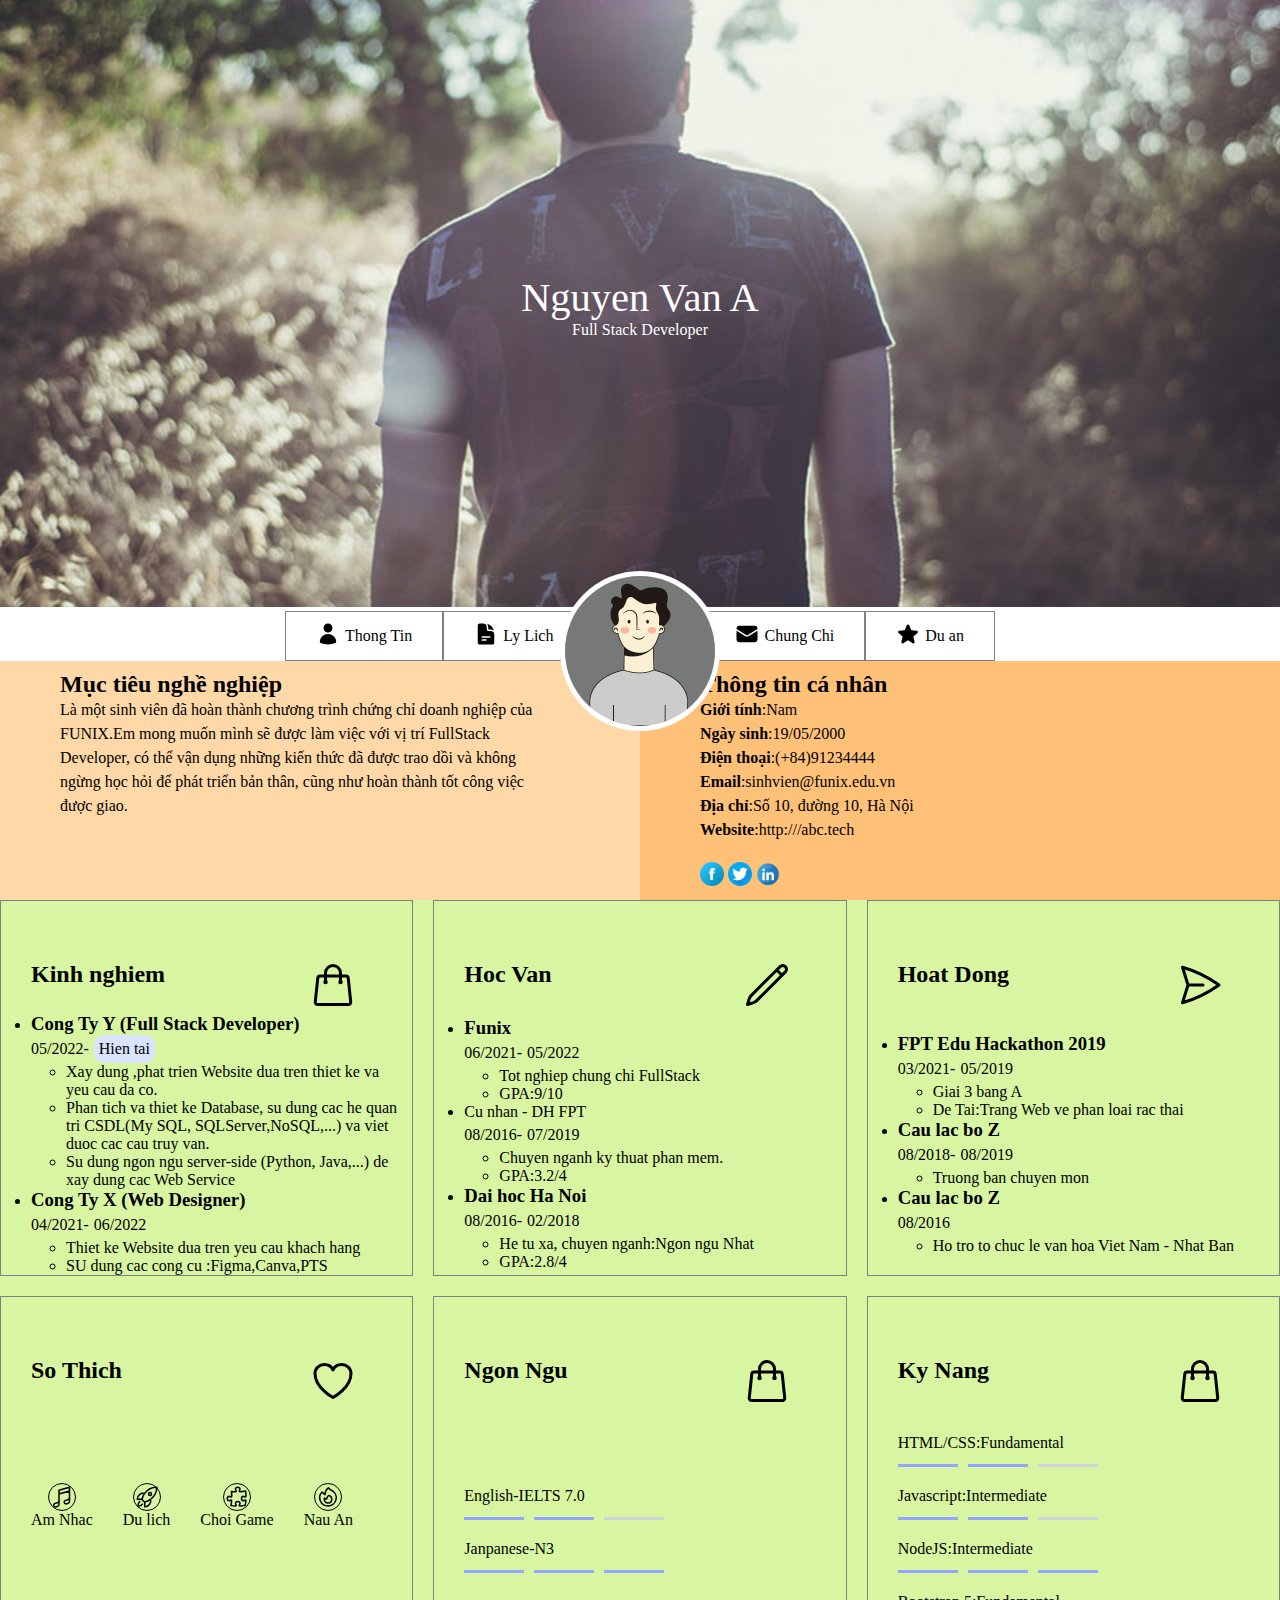
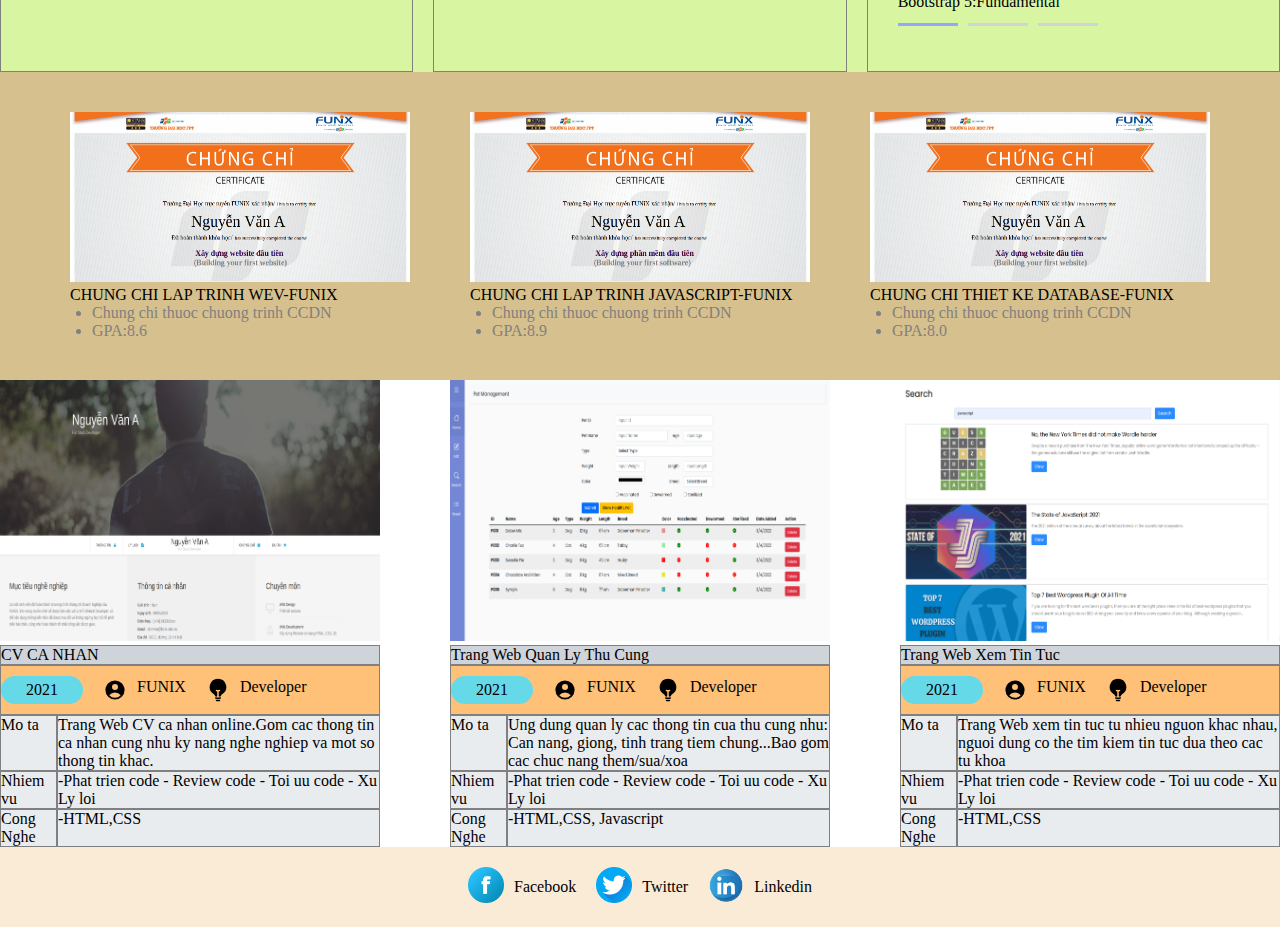
<file: index.html>
<!DOCTYPE html>
<html lang="en">
<head>
    <meta charset="UTF-8">
    <meta name="viewport" content="width=device-width, initial-scale=1.0">
    <title>Assignment-3</title>
    <link rel="stylesheet" href="css/laptop.css">
    <link rel="stylesheet" href="css/mobile.css">
    <link rel="stylesheet" href="css/tablet.css">
    <link rel="stylesheet" href="css/font.css">
    <!-- Link Boottraps -->
    <link href="https://cdn.jsdelivr.net/npm/bootstrap@5.0.2/dist/css/bootstrap.min.css" 
          rel="stylesheet" integrity="sha384-EVSTQN3/azprG1Anm3QDgpJLIm9Nao0Yz1ztcQTwFspd3yD65VohhpuuCOmLASjC" 
          crossorigin="anonymous">
    
</head>
<body>
    <script src="https://cdn.jsdelivr.net/npm/bootstrap@5.0.2/dist/js/bootstrap.bundle.min.js" 
    integrity="sha384-MrcW6ZMFYlzcLA8Nl+NtUVF0sA7MsXsP1UyJoMp4YLEuNSfAP+JcXn/tWtIaxVXM" 
    crossorigin="anonymous">
    </script>
    <section class="banner">
        <div class="banner-img">
            <img src="img/banner.jpg" alt="banner" class="img-banner">
            <div class="banner-text">
                <p class="name">Nguyen Van A</p>
                <p class="job">Full Stack Developer</p>
            </div>
            <!-- Hình ảnh Avatar ở giữa navigation -->
            <div class="img-avatar text-name-job"><img src="img/default-avatar.webp" alt="avatar"></div>
        </div>
        <div class="center-vertical">
            <div class="center-horizontal">
                <div class="navbar flex">
                    <div class="flex-1">
                        <div class="navbar-list pd-40">
                            <div class="icon-navbar">
                                <svg xmlns="http://www.w3.org/2000/svg" viewBox="0 0 24 24" fill="currentColor" class="w-6 h-6">
                                    <path fill-rule="evenodd" d="M7.5 6a4.5 4.5 0 119 0 4.5 4.5 0 01-9 0zM3.751 20.105a8.25 8.25 0 0116.498 0 .75.75 0 01-.437.695A18.683 18.683 0 0112 22.5c-2.786 0-5.433-.608-7.812-1.7a.75.75 0 01-.437-.695z" clip-rule="evenodd" />
                                  </svg>
                            </div>
                            <div class="navbar-text" ><a href="#info" class="navbar-link">Thong Tin</a></div>
                        </div>
                        <div class="navbar-list pd-40">
                            <div class="icon-navbar">
                                <svg xmlns="http://www.w3.org/2000/svg" viewBox="0 0 24 24" fill="currentColor" class="w-6 h-6">
                                    <path fill-rule="evenodd" d="M5.625 1.5c-1.036 0-1.875.84-1.875 1.875v17.25c0 1.035.84 1.875 1.875 1.875h12.75c1.035 0 1.875-.84 1.875-1.875V12.75A3.75 3.75 0 0016.5 9h-1.875a1.875 1.875 0 01-1.875-1.875V5.25A3.75 3.75 0 009 1.5H5.625zM7.5 15a.75.75 0 01.75-.75h7.5a.75.75 0 010 1.5h-7.5A.75.75 0 017.5 15zm.75 2.25a.75.75 0 000 1.5H12a.75.75 0 000-1.5H8.25z" clip-rule="evenodd" />
                                    <path d="M12.971 1.816A5.23 5.23 0 0114.25 5.25v1.875c0 .207.168.375.375.375H16.5a5.23 5.23 0 013.434 1.279 9.768 9.768 0 00-6.963-6.963z" />
                                  </svg> 
                            </div>
                            <div class="navbar-text" ><a href="#background" class="navbar-link">Ly Lich</a></div>
                            
                        </div>
                    </div>

                   <div class="flex-1">
                    <div class="navbar-list pd-40">
                        <div class="icon-navbar">
                            <svg xmlns="http://www.w3.org/2000/svg" viewBox="0 0 24 24" fill="currentColor" class="w-6 h-6">
                                <path d="M1.5 8.67v8.58a3 3 0 003 3h15a3 3 0 003-3V8.67l-8.928 5.493a3 3 0 01-3.144 0L1.5 8.67z" />
                                <path d="M22.5 6.908V6.75a3 3 0 00-3-3h-15a3 3 0 00-3 3v.158l9.714 5.978a1.5 1.5 0 001.572 0L22.5 6.908z" />
                              </svg> 
                        </div>
                        <div class="navbar-text"><a href="#Certi" class="navbar-link">Chung Chi</a></div>
                    </div>
                    <div class="navbar-list pd-40">
                        <div class="icon-navbar"><svg xmlns="http://www.w3.org/2000/svg" viewBox="0 0 24 24" fill="currentColor" class="w-6 h-6">
                            <path fill-rule="evenodd" d="M10.788 3.21c.448-1.077 1.976-1.077 2.424 0l2.082 5.007 5.404.433c1.164.093 1.636 1.545.749 2.305l-4.117 3.527 1.257 5.273c.271 1.136-.964 2.033-1.96 1.425L12 18.354 7.373 21.18c-.996.608-2.231-.29-1.96-1.425l1.257-5.273-4.117-3.527c-.887-.76-.415-2.212.749-2.305l5.404-.433 2.082-5.006z" clip-rule="evenodd" />
                          </svg>
                          </div>
                        <div class="navbar-text"><a href="/Assignment-3/Project_Charter.html" class="navbar-link" target="_blank;">Du an</a></div>
                    </div>
                   </div>
                </div>
            </div>
        </div>
    </section>
    <section class="information" id="info">
        <div class="information-container">
            <div class="information-item cl-1">
                <h2>Mục tiêu nghề nghiệp</h2>
                <p>Là một sinh viên đã hoàn thành chương trình chứng chỉ doanh nghiệp của FUNIX.Em mong muốn mình sẽ được làm việc với vị trí FullStack Developer,
                   có thể vận dụng những kiến thức đã được trao dồi và không ngừng học hỏi để phát triển bản thân, cũng như hoàn thành tốt công việc được giao.
                </p>
            </div>
            <div class="information-item cl-2">
                <h2>Thông tin cá nhân</h2>
                <p><b>Giới tính</b>:Nam</p>
                <p><b>Ngày sinh</b>:19/05/2000</p>
                <p><b>Điện thoại</b>:(+84)91234444</p>
                <p><b>Email</b>:sinhvien@funix.edu.vn</p>
                <p><b>Địa chỉ</b>:Số 10, đường 10, Hà Nội</p>
                <p><b>Website</b>:http:///abc.tech</p>
                <div class="icon-social">
                    <a href="#"><img src="img/fa-icon.png" alt=""></a>
                    <a href="#"><img src="img/twitter-icon.png" alt=""></a>
                    <a href="#"><img src="img/linkedin-icon.png" alt=""></a>
                </div>
            </div>
        </div>
    </section>
    <section class="background" id="background">
        <div class="background-container-grid">
            <div class="background-item ">
                <div><h2>Kinh nghiem</h2></div>
                <div><svg xmlns="http://www.w3.org/2000/svg" fill="none" viewBox="0 0 24 24" stroke-width="1.5" stroke="currentColor" class="background-icon">
                    <path stroke-linecap="round" stroke-linejoin="round" d="M15.75 10.5V6a3.75 3.75 0 10-7.5 0v4.5m11.356-1.993l1.263 12c.07.665-.45 1.243-1.119 1.243H4.25a1.125 1.125 0 01-1.12-1.243l1.264-12A1.125 1.125 0 015.513 7.5h12.974c.576 0 1.059.435 1.119 1.007zM8.625 10.5a.375.375 0 11-.75 0 .375.375 0 01.75 0zm7.5 0a.375.375 0 11-.75 0 .375.375 0 01.75 0z" />
                  </svg>
                  </div>
                <div class="background-item-detail">
                    <ul>
                        <li><h3>Cong Ty Y (Full Stack Developer)</h3>
                            <div class="time">
                                <p>05/2022-</p>
                                <div class="time-color">Hien tai</div>
                            </div>
                            <ul class="mg">
                                <li>Xay dung ,phat trien Website dua tren thiet ke va yeu cau da co.</li>
                                <li>Phan tich va thiet ke Database, su dung cac he quan tri CSDL(My SQL, SQLServer,NoSQL,...) va viet duoc cac cau truy van.</li>
                                <li>Su dung ngon ngu server-side (Python, Java,...) de xay dung cac Web Service</li>
                            </ul>
                        </li>
                        <li> <h3>Cong Ty X (Web Designer)</h3>
                            <div class="time">
                                <p>04/2021-</p>
                                <p>06/2022</p>
                            </div>
                            <ul class="mg">
                                <li>Thiet ke Website dua tren yeu cau khach hang</li>
                                <li>SU dung cac cong cu :Figma,Canva,PTS</li>
                            </ul>
                        </li>
                    </ul>
                </div>
            </div>
            <div class="background-item study">
                <div><h2>Hoc Van</h2></div>
                <div><svg xmlns="http://www.w3.org/2000/svg" fill="none" viewBox="0 0 24 24" stroke-width="1.5" stroke="currentColor" class="background-icon">
                    <path stroke-linecap="round" stroke-linejoin="round" d="M16.862 4.487l1.687-1.688a1.875 1.875 0 112.652 2.652L6.832 19.82a4.5 4.5 0 01-1.897 1.13l-2.685.8.8-2.685a4.5 4.5 0 011.13-1.897L16.863 4.487zm0 0L19.5 7.125" />
                  </svg>
                  </div>
                <div class="background-item-detail">
                    <ul>
                        <li><h3>Funix</h3>
                            <div class="time">
                                <p>06/2021-</p>
                                <p>05/2022</p>
                            </div>
                            <ul class="mg">
                                <li>Tot nghiep chung chi FullStack</li>
                                <li>GPA:9/10</li>
                                
                            </ul>
                        </li>
                        <li>Cu nhan - DH FPT
                            <div class="time">
                                <p>08/2016-</p>
                                <p>07/2019</p>
                            </div>
                            <ul class="mg">
                                <li>Chuyen nganh ky thuat phan mem.</li>
                                <li>GPA:3.2/4</li>
                            </ul>
                        </li>
                        <li><h3>Dai hoc Ha Noi</h3>
                            <div class="time">
                                <p>08/2016-</p>
                                <p>02/2018</p>
                            </div>
                            <ul class="mg">
                                <li>He tu xa, chuyen nganh:Ngon ngu Nhat</li>
                                <li>GPA:2.8/4</li> 
                            </ul>
                        </li>
                    </ul>
                </div>
            </div>
            <div class="background-item activity">
                <div><h2>Hoat Dong</h2></div>
                <div><svg xmlns="http://www.w3.org/2000/svg" fill="none" viewBox="0 0 24 24" stroke-width="1.5" stroke="currentColor" class="background-icon">
                    <path stroke-linecap="round" stroke-linejoin="round" d="M6 12L3.269 3.126A59.768 59.768 0 0121.485 12 59.77 59.77 0 013.27 20.876L5.999 12zm0 0h7.5" />
                  </svg>
                  </div>
                <div class="background-item-detail">
                    <ul>
                        <li><h3>FPT Edu Hackathon 2019</h3>
                            <div class="time">
                                <p>03/2021-</p>
                                <p>05/2019</p>
                            </div>
                            <ul class="mg">
                                <li>Giai 3 bang A</li>
                                <li>De Tai:Trang Web ve phan loai rac thai</li>
                                
                            </ul>
                        </li>
                        <li><h3>Cau lac bo Z</h3>    
                            <div class="time">
                                <p>08/2018-</p>
                                <p>08/2019</p>
                            </div>
                            <ul class="mg">
                                <li>Truong ban chuyen mon</li>
                                
                            </ul>
                        </li>
                        <li><h3>Cau lac bo Z</h3>
                            <div class="time">
                                <p>08/2016</p>
                                
                            </div>
                            <ul class="mg">
                                <li>Ho tro to chuc le van hoa Viet Nam - Nhat Ban</li>
                                 
                            </ul>
                        </li>
                    </ul>
                </div>
            </div>
            <div class="background-item passion">
                <div>
                    <h2>So Thich</h2>
                </div>
                <div> <svg xmlns="http://www.w3.org/2000/svg" fill="none" viewBox="0 0 24 24" stroke-width="1.5" stroke="currentColor" class="background-icon">
                    <path stroke-linecap="round" stroke-linejoin="round" d="M21 8.25c0-2.485-2.099-4.5-4.688-4.5-1.935 0-3.597 1.126-4.312 2.733-.715-1.607-2.377-2.733-4.313-2.733C5.1 3.75 3 5.765 3 8.25c0 7.22 9 12 9 12s9-4.78 9-12z" />
                </svg></div>
                <div class="background-item-detail passtion-list" >
                    <div class="passtion-item">
                        <div class="cycle">
                            <svg xmlns="http://www.w3.org/2000/svg" fill="none" viewBox="0 0 24 24" stroke-width="1.5" stroke="currentColor" class="passion-icon">
                            <path stroke-linecap="round" stroke-linejoin="round" d="M9 9l10.5-3m0 6.553v3.75a2.25 2.25 0 01-1.632 2.163l-1.32.377a1.803 1.803 0 11-.99-3.467l2.31-.66a2.25 2.25 0 001.632-2.163zm0 0V2.25L9 5.25v10.303m0 0v3.75a2.25 2.25 0 01-1.632 2.163l-1.32.377a1.803 1.803 0 01-.99-3.467l2.31-.66A2.25 2.25 0 009 15.553z" />
                          </svg>
                        </div>
                        <p>Am Nhac</p>
                    </div>
                    <div class="passtion-item">
                        <div class="cycle">
                            <svg xmlns="http://www.w3.org/2000/svg" fill="none" viewBox="0 0 24 24" stroke-width="1.5" stroke="currentColor" class="passion-icon">
                                <path stroke-linecap="round" stroke-linejoin="round" d="M15.59 14.37a6 6 0 01-5.84 7.38v-4.8m5.84-2.58a14.98 14.98 0 006.16-12.12A14.98 14.98 0 009.631 8.41m5.96 5.96a14.926 14.926 0 01-5.841 2.58m-.119-8.54a6 6 0 00-7.381 5.84h4.8m2.581-5.84a14.927 14.927 0 00-2.58 5.84m2.699 2.7c-.103.021-.207.041-.311.06a15.09 15.09 0 01-2.448-2.448 14.9 14.9 0 01.06-.312m-2.24 2.39a4.493 4.493 0 00-1.757 4.306 4.493 4.493 0 004.306-1.758M16.5 9a1.5 1.5 0 11-3 0 1.5 1.5 0 013 0z" />
                              </svg>     
                        </div>
                        <p>Du lich</p>
                    </div>
                    <div class="passtion-item">
                        <div class="cycle">
                            <svg xmlns="http://www.w3.org/2000/svg" fill="none" viewBox="0 0 24 24" stroke-width="1.5" stroke="currentColor" class="passion-icon">
                                <path stroke-linecap="round" stroke-linejoin="round" d="M14.25 6.087c0-.355.186-.676.401-.959.221-.29.349-.634.349-1.003 0-1.036-1.007-1.875-2.25-1.875s-2.25.84-2.25 1.875c0 .369.128.713.349 1.003.215.283.401.604.401.959v0a.64.64 0 01-.657.643 48.39 48.39 0 01-4.163-.3c.186 1.613.293 3.25.315 4.907a.656.656 0 01-.658.663v0c-.355 0-.676-.186-.959-.401a1.647 1.647 0 00-1.003-.349c-1.036 0-1.875 1.007-1.875 2.25s.84 2.25 1.875 2.25c.369 0 .713-.128 1.003-.349.283-.215.604-.401.959-.401v0c.31 0 .555.26.532.57a48.039 48.039 0 01-.642 5.056c1.518.19 3.058.309 4.616.354a.64.64 0 00.657-.643v0c0-.355-.186-.676-.401-.959a1.647 1.647 0 01-.349-1.003c0-1.035 1.008-1.875 2.25-1.875 1.243 0 2.25.84 2.25 1.875 0 .369-.128.713-.349 1.003-.215.283-.4.604-.4.959v0c0 .333.277.599.61.58a48.1 48.1 0 005.427-.63 48.05 48.05 0 00.582-4.717.532.532 0 00-.533-.57v0c-.355 0-.676.186-.959.401-.29.221-.634.349-1.003.349-1.035 0-1.875-1.007-1.875-2.25s.84-2.25 1.875-2.25c.37 0 .713.128 1.003.349.283.215.604.401.96.401v0a.656.656 0 00.658-.663 48.422 48.422 0 00-.37-5.36c-1.886.342-3.81.574-5.766.689a.578.578 0 01-.61-.58v0z" />
                              </svg>
                              
                        </div>
                        <p>Choi Game</p>
        
                    </div>
                    <div class="passtion-item">
                        <div class="cycle">
                            <svg xmlns="http://www.w3.org/2000/svg" fill="none" viewBox="0 0 24 24" stroke-width="1.5" stroke="currentColor" class="passion-icon">
                                <path stroke-linecap="round" stroke-linejoin="round" d="M15.362 5.214A8.252 8.252 0 0112 21 8.25 8.25 0 016.038 7.048 8.287 8.287 0 009 9.6a8.983 8.983 0 013.361-6.867 8.21 8.21 0 003 2.48z" />
                                <path stroke-linecap="round" stroke-linejoin="round" d="M12 18a3.75 3.75 0 00.495-7.467 5.99 5.99 0 00-1.925 3.546 5.974 5.974 0 01-2.133-1A3.75 3.75 0 0012 18z" />
                              </svg>
                              
                        </div>
                        <p>Nau An</p>
                    </div>
                </div>
            </div>
            <div class="background-item language">
                <div><h2>Ngon Ngu</h2></div>
                <div><svg xmlns="http://www.w3.org/2000/svg" fill="none" viewBox="0 0 24 24" stroke-width="1.5" stroke="currentColor" class="background-icon">
                    <path stroke-linecap="round" stroke-linejoin="round" d="M15.75 10.5V6a3.75 3.75 0 10-7.5 0v4.5m11.356-1.993l1.263 12c.07.665-.45 1.243-1.119 1.243H4.25a1.125 1.125 0 01-1.12-1.243l1.264-12A1.125 1.125 0 015.513 7.5h12.974c.576 0 1.059.435 1.119 1.007zM8.625 10.5a.375.375 0 11-.75 0 .375.375 0 01.75 0zm7.5 0a.375.375 0 11-.75 0 .375.375 0 01.75 0z" />
                  </svg>
                </div>
                <div class="language-list">
                    <!-- copy -->
                    <div class="language-1">
                        <p>English-IELTS 7.0</p>
                    </div>
                    <div class="point">
                        <div class="bar bar-color"></div>
                        <div class="bar bar-color"></div>
                        <div class="bar"></div>
                    </div>
                    <!-- --------------------------- -->
                    <!-- copy -->
                    <div class="language-1">
                        <p>Janpanese-N3</p>
                    </div>
                    <div class="point">
                        <div class="bar bar-color"></div>
                        <div class="bar bar-color"></div>
                        <div class="bar bar-color"></div>
                    </div>
                    <!-- --------------------------- -->
                </div>
            </div>
            <div class="background-item skill ">
                <div><h2>Ky Nang</h2></div>
                <div><svg xmlns="http://www.w3.org/2000/svg" fill="none" viewBox="0 0 24 24" stroke-width="1.5" stroke="currentColor" class="background-icon">
                    <path stroke-linecap="round" stroke-linejoin="round" d="M15.75 10.5V6a3.75 3.75 0 10-7.5 0v4.5m11.356-1.993l1.263 12c.07.665-.45 1.243-1.119 1.243H4.25a1.125 1.125 0 01-1.12-1.243l1.264-12A1.125 1.125 0 015.513 7.5h12.974c.576 0 1.059.435 1.119 1.007zM8.625 10.5a.375.375 0 11-.75 0 .375.375 0 01.75 0zm7.5 0a.375.375 0 11-.75 0 .375.375 0 01.75 0z" />
                  </svg>
                </div>
                <div>
                    <!-- copy -->
                    <div class="language-1">
                        <p>HTML/CSS:Fundamental</p>
                    </div>
                    <div class="point">
                        <div class="bar bar-color"></div>
                        <div class="bar bar-color"></div>
                        <div class="bar"></div>
                    </div>
                    <!-- --------------------------- -->
                    <!-- copy -->
                    <div class="language-1">
                        <p>Javascript:Intermediate</p>
                    </div>
                    <div class="point">
                        <div class="bar bar-color"></div>
                        <div class="bar bar-color"></div>
                        <div class="bar"></div>
                    </div>
                    <!-- --------------------------- -->
                    <!-- copy -->
                    <div class="language-1">
                        <p>NodeJS:Intermediate</p>
                    </div>
                    <div class="point">
                        <div class="bar bar-color"></div>
                        <div class="bar bar-color"></div>
                        <div class="bar bar-color"></div>
                    </div>
                    <!-- --------------------------- -->
                    <!-- copy -->
                    <div class="language-1">
                        <p>Bootstrap 5:Fundamental</p>
                    </div>
                    <div class="point">
                        <div class="bar bar-color"></div>
                        <div class="bar"></div>
                        <div class="bar"></div>
                    </div>
                    <!-- --------------------------- -->
                </div>
            </div>
        </div>
    </section>
    <section class="certificate" id="Certi">
        <div class="certificate-flex">
            <div>
                <img src="img/Cert_DBI.png" alt="chung chi" class="img-certificate">
                <p>CHUNG CHI LAP TRINH WEV-FUNIX</p>
                <ul>
                    <li>Chung chi thuoc chuong trinh CCDN</li>
                    <li>GPA:8.6</li>
                </ul>
            </div>
            <div>
                <img src="img/Cert_PRF.png" alt="chung chi" class="img-certificate">
                <p>CHUNG CHI LAP TRINH JAVASCRIPT-FUNIX</p>
                <ul>
                    <li>Chung chi thuoc chuong trinh CCDN</li>
                    <li>GPA:8.9</li>
                </ul>
            </div>
            <div>
                <img src="img/Cert_DBI.png" alt="chungchi" class="img-certificate">
                <p>CHUNG CHI THIET KE DATABASE-FUNIX</p>
                <ul>
                    <li>Chung chi thuoc chuong trinh CCDN</li>
                    <li>GPA:8.0</li>
                </ul>
            </div>
        </div>
    </section>
    <section id="project">
        <div  class="project">
            <div class="project-item-flex">
                <div><img src="img/project_1.png" alt="project-1"></div>
                <div class="title-project border"><p>CV CA NHAN</p></div>
                <div class="project-list-flex border">
                    <div><p class="time-project">2021</p></div>
                    <div class="flex-project">
                        <svg xmlns="http://www.w3.org/2000/svg" viewBox="0 0 20 20" fill="currentColor" class="icon-project">
                            <path fill-rule="evenodd" d="M18 10a8 8 0 11-16 0 8 8 0 0116 0zm-5.5-2.5a2.5 2.5 0 11-5 0 2.5 2.5 0 015 0zM10 12a5.99 5.99 0 00-4.793 2.39A6.483 6.483 0 0010 16.5a6.483 6.483 0 004.793-2.11A5.99 5.99 0 0010 12z" clip-rule="evenodd" />
                          </svg>
                        <p>FUNIX</p>
                    </div>
                    <div class="flex-project">
                        <svg xmlns="http://www.w3.org/2000/svg" viewBox="0 0 24 24" fill="currentColor" class="icon-project">
                            <path d="M12 .75a8.25 8.25 0 00-4.135 15.39c.686.398 1.115 1.008 1.134 1.623a.75.75 0 00.577.706c.352.083.71.148 1.074.195.323.041.6-.218.6-.544v-4.661a6.714 6.714 0 01-.937-.171.75.75 0 11.374-1.453 5.261 5.261 0 002.626 0 .75.75 0 11.374 1.452 6.712 6.712 0 01-.937.172v4.66c0 .327.277.586.6.545.364-.047.722-.112 1.074-.195a.75.75 0 00.577-.706c.02-.615.448-1.225 1.134-1.623A8.25 8.25 0 0012 .75z" />
                            <path fill-rule="evenodd" d="M9.013 19.9a.75.75 0 01.877-.597 11.319 11.319 0 004.22 0 .75.75 0 11.28 1.473 12.819 12.819 0 01-4.78 0 .75.75 0 01-.597-.876zM9.754 22.344a.75.75 0 01.824-.668 13.682 13.682 0 002.844 0 .75.75 0 11.156 1.492 15.156 15.156 0 01-3.156 0 .75.75 0 01-.668-.824z" clip-rule="evenodd" />
                          </svg>
                        <p>Developer</p>  
                    </div>
                </div>
                <div class="project-row-3">
                        <div class="border"><p>Mo ta</p></div>
                        <div class="border"><p>Trang Web CV ca nhan online.Gom cac thong tin ca nhan cung nhu ky nang nghe nghiep va mot so thong tin khac.</p></div>
                        <div class="border"><p>Nhiem vu</p></div>
                        <div class="border"><p>-Phat trien code - Review code - Toi uu code - Xu Ly loi</p></div>
                        <div class="border"><p>Cong Nghe</p></div>
                        <div class="border"> <p>-HTML,CSS</p></div> 
                </div>
            </div>
            <div class="project-item-flex">
                <div><img src="img/project_2.png" alt="project-2"></div>
                <div class="title-project border"><p>Trang Web Quan Ly Thu Cung</p></div>
                <div class="project-list-flex border">
                    <div><p class="time-project">2021</p></div>
                    <div class="flex-project">
                        <svg xmlns="http://www.w3.org/2000/svg" viewBox="0 0 20 20" fill="currentColor" class="icon-project">
                            <path fill-rule="evenodd" d="M18 10a8 8 0 11-16 0 8 8 0 0116 0zm-5.5-2.5a2.5 2.5 0 11-5 0 2.5 2.5 0 015 0zM10 12a5.99 5.99 0 00-4.793 2.39A6.483 6.483 0 0010 16.5a6.483 6.483 0 004.793-2.11A5.99 5.99 0 0010 12z" clip-rule="evenodd" />
                          </svg>
                        <p>FUNIX</p>
                    </div>
                    <div class="flex-project">
                        <svg xmlns="http://www.w3.org/2000/svg" viewBox="0 0 24 24" fill="currentColor" class="icon-project">
                            <path d="M12 .75a8.25 8.25 0 00-4.135 15.39c.686.398 1.115 1.008 1.134 1.623a.75.75 0 00.577.706c.352.083.71.148 1.074.195.323.041.6-.218.6-.544v-4.661a6.714 6.714 0 01-.937-.171.75.75 0 11.374-1.453 5.261 5.261 0 002.626 0 .75.75 0 11.374 1.452 6.712 6.712 0 01-.937.172v4.66c0 .327.277.586.6.545.364-.047.722-.112 1.074-.195a.75.75 0 00.577-.706c.02-.615.448-1.225 1.134-1.623A8.25 8.25 0 0012 .75z" />
                            <path fill-rule="evenodd" d="M9.013 19.9a.75.75 0 01.877-.597 11.319 11.319 0 004.22 0 .75.75 0 11.28 1.473 12.819 12.819 0 01-4.78 0 .75.75 0 01-.597-.876zM9.754 22.344a.75.75 0 01.824-.668 13.682 13.682 0 002.844 0 .75.75 0 11.156 1.492 15.156 15.156 0 01-3.156 0 .75.75 0 01-.668-.824z" clip-rule="evenodd" />
                          </svg>
                        <p>Developer</p>  
                    </div>
                </div>
                <div class="project-row-3">
                        <div class="border"><p>Mo ta</p></div>
                        <div class="border"><p>Ung dung quan ly cac thong tin cua thu cung nhu: Can nang, giong, tinh trang tiem chung...Bao gom cac chuc nang them/sua/xoa</p></div>
                        <div class="border"><p>Nhiem vu</p></div>
                        <div class="border"><p>-Phat trien code - Review code - Toi uu code - Xu Ly loi</p></div>
                        <div class="border"><p>Cong Nghe</p></div>
                        <div class="border"> <p>-HTML,CSS, Javascript</p></div> 
                </div>
            </div>
            <div class="project-item-flex">
                <div><img src="img/project_3.png" alt="project-3"></div>
                <div class="title-project border"><p>Trang Web Xem Tin Tuc</p></div>
                <div class="project-list-flex border">
                    <div><p class="time-project">2021</p></div>
                    <div class="flex-project">
                        <svg xmlns="http://www.w3.org/2000/svg" viewBox="0 0 20 20" fill="currentColor" class="icon-project">
                            <path fill-rule="evenodd" d="M18 10a8 8 0 11-16 0 8 8 0 0116 0zm-5.5-2.5a2.5 2.5 0 11-5 0 2.5 2.5 0 015 0zM10 12a5.99 5.99 0 00-4.793 2.39A6.483 6.483 0 0010 16.5a6.483 6.483 0 004.793-2.11A5.99 5.99 0 0010 12z" clip-rule="evenodd" />
                          </svg>
                        <p>FUNIX</p>
                    </div>
                    <div class="flex-project">
                        <svg xmlns="http://www.w3.org/2000/svg" viewBox="0 0 24 24" fill="currentColor" class="icon-project">
                            <path d="M12 .75a8.25 8.25 0 00-4.135 15.39c.686.398 1.115 1.008 1.134 1.623a.75.75 0 00.577.706c.352.083.71.148 1.074.195.323.041.6-.218.6-.544v-4.661a6.714 6.714 0 01-.937-.171.75.75 0 11.374-1.453 5.261 5.261 0 002.626 0 .75.75 0 11.374 1.452 6.712 6.712 0 01-.937.172v4.66c0 .327.277.586.6.545.364-.047.722-.112 1.074-.195a.75.75 0 00.577-.706c.02-.615.448-1.225 1.134-1.623A8.25 8.25 0 0012 .75z" />
                            <path fill-rule="evenodd" d="M9.013 19.9a.75.75 0 01.877-.597 11.319 11.319 0 004.22 0 .75.75 0 11.28 1.473 12.819 12.819 0 01-4.78 0 .75.75 0 01-.597-.876zM9.754 22.344a.75.75 0 01.824-.668 13.682 13.682 0 002.844 0 .75.75 0 11.156 1.492 15.156 15.156 0 01-3.156 0 .75.75 0 01-.668-.824z" clip-rule="evenodd" />
                          </svg>
                        <p>Developer</p>  
                    </div>
                </div>
                <div class="project-row-3">
                        <div class="border"><p>Mo ta</p></div>
                        <div class="border"><p>Trang Web xem tin tuc tu nhieu nguon khac nhau, nguoi dung co the tim kiem tin tuc dua theo cac tu khoa</p></div>
                        <div class="border"><p>Nhiem vu</p></div>
                        <div class="border"><p>-Phat trien code - Review code - Toi uu code - Xu Ly loi</p></div>
                        <div class="border"><p>Cong Nghe</p></div>
                        <div class="border"> <p>-HTML,CSS</p></div> 
                </div>
            </div>
        </section>
        <section class="contact">
           <div class="contact-flex">
            <div class="contact-list">
                <div><a href="#"><img src="img/fa-icon.png" alt=""></a></div>
                <div><a href="#">Facebook</a></div>
    
            </div>
            <div class="contact-list">
                <a href="#"><img src="img/twitter-icon.png" alt=""> </a>
                <div><a href="#">Twitter</a></div>
            </div>
            <div class="contact-list">
                <a href="#"><img src="img/linkedin-icon.png" alt=""></a>
                <div><a href="#">Linkedin</a></div>
            </div>
           </div>
        </div>
       
    </section>

</body>
</html>
</file>
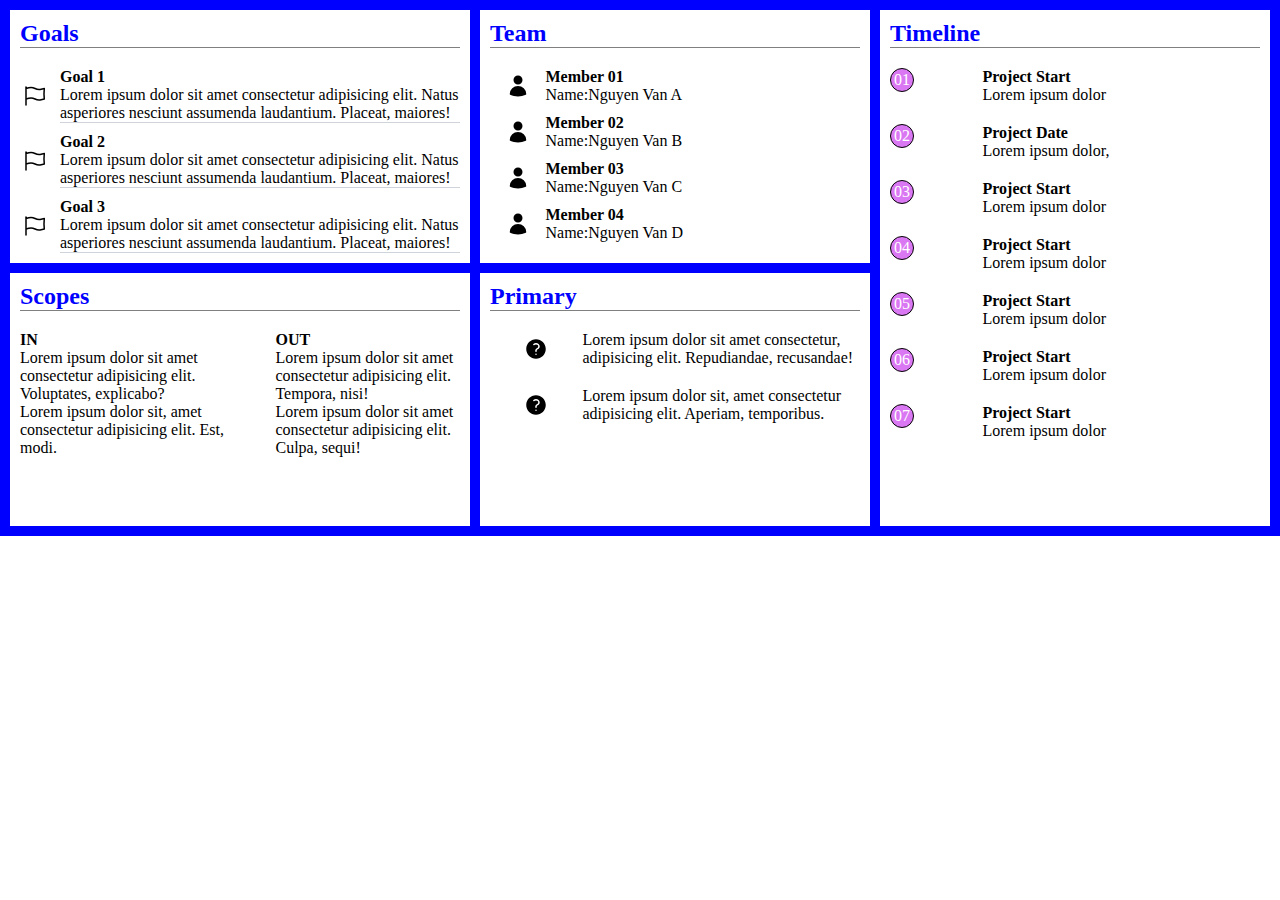
<file: Project_Charter.html>
<!DOCTYPE html>
<html lang="en">
<head>
    <meta charset="UTF-8">
    <meta name="viewport" content="width=device-width, initial-scale=1.0">
    <title>Project_Charter</title>
    <style>
        *{
            box-sizing: border-box;
            margin:0;
            padding:0;
        }
        
.icon{
    width:24px;
    height:24px;
}
.container{
    display:grid;
    grid-template-columns: 1fr 1fr 1fr;
    grid-template-rows: 1fr 1fr;
    background-color: blue;
    gap:10px;
    padding:10px;
   
}
.list-4{
    grid-column: 3/4;
    grid-row: 1/-1;
}
.list-3{
    grid-column:1/2;
}
.list-1,
.list-2,
.list-3,
.list-4,
.list-5{
    background-color:white;
    padding:10px;
}
/* GOALS */
.goals-list-grid{
    display:grid;
    grid-template-columns: 30px 400px;
    grid-template-rows: repeat(3,1fr);
    gap:10px;
}
.goals-list-grid-item{
    grid-column:2/3 ;
}
.center{
grid-column: 1/2;
display: flex;
justify-content: center;
align-items: center;
}
.text-list-1{
grid-column:2/3;
grid-row: 1/2;
}
.text-list-2{
    grid-column: 2/3;
    grid-row: 2/3;
}
.text-list-1,
.text-list-2,
.text-list-3{
    border-bottom:1px solid #ced4da;
}
.flex{
    display:flex;
    gap:50px;
}
/* LIST-2 */
.grid{
    display:grid;
    grid-template-columns: 25% 75%;
    grid-template-rows: repeat(6,1fr);
}
.grid-team{
    display:grid;
    grid-template-columns:15% 85%;
    grid-template-rows: repeat(4,1fr);
    row-gap:10px;
}
.list-2-icon{
    grid-column: 1/2;
}
.member-1{
    grid-column: 2/3;
    grid-row: 1/2;
}
.member-2{
    grid-column: 2/3;
    grid-row: 2/3;
}
.member-3{
    grid-column: 2/3;
    grid-row: 3/4;
}
/* PRIMARY */
.grid-primary{
    display:grid;
    grid-template-columns: 25% 75%;
    grid-template-rows: repeat(2,1fr);
    row-gap: 20px;
}
.primary-text{
    grid-column: 2/3;
    grid-row: 1/2;
}
/* TIMELINE */
.grid-4{
    display:grid;
    grid-template-columns: 25% 75%;
    grid-template-rows: repeat(7,1fr);
    row-gap: 20px;
}
.center-1{
    width:24px;
    height:24px;
    border:1px solid black;
    border-radius: 50%;
    display:flex;
    justify-content: center;
    align-items: center;
    background-color:#da77f2;
    color:white;
    grid-column: 1/2;
}
.grid-4-item-1{
    grid-column: 2/3;
    grid-row: 1/2;
}
.grid-4-item-2{
    grid-column: 2/3;
    grid-row: 2/3;
}
.grid-4-item-3{
    grid-column: 2/3;
    grid-row: 3/4;
}
.grid-4-item-4{
    grid-column: 2/3;
    grid-row: 4/5;
}
.grid-4-item-5{
    grid-column: 2/3;
    grid-row: 5/6;
}
.grid-4-item-6{
    grid-column: 2/3;
    grid-row: 6/7;
}
h3{
    font-size:24px;
    color:blue;
    margin-bottom:20px;
    border-bottom:1px solid grey;
}
/* REPONSITIVE */
   /* Mobile */
@media (max-width: 600px) {
    div.container{
        display:flex;
        flex-direction: column;
    }
 }
    /* Tablet */
    @media(max-width:900px) and (min-width:600px){
        div.container{
            width:100%;
            display:flex;
            flex-direction: column;
        }
    }
    </style>
</head>
<body>
<section>
    <div class="container">
        <div class="list-1">
            <h3>Goals</h3>
            <div class="goals-list-grid">
                <div class="center"><svg xmlns="http://www.w3.org/2000/svg" fill="none" viewBox="0 0 24 24" stroke-width="1.5" stroke="currentColor" class="icon">
                    <path stroke-linecap="round" stroke-linejoin="round" d="M3 3v1.5M3 21v-6m0 0l2.77-.693a9 9 0 016.208.682l.108.054a9 9 0 006.086.71l3.114-.732a48.524 48.524 0 01-.005-10.499l-3.11.732a9 9 0 01-6.085-.711l-.108-.054a9 9 0 00-6.208-.682L3 4.5M3 15V4.5" />
                  </svg>
                  </div>
                <div class="center"><svg xmlns="http://www.w3.org/2000/svg" fill="none" viewBox="0 0 24 24" stroke-width="1.5" stroke="currentColor" class="icon">
                    <path stroke-linecap="round" stroke-linejoin="round" d="M3 3v1.5M3 21v-6m0 0l2.77-.693a9 9 0 016.208.682l.108.054a9 9 0 006.086.71l3.114-.732a48.524 48.524 0 01-.005-10.499l-3.11.732a9 9 0 01-6.085-.711l-.108-.054a9 9 0 00-6.208-.682L3 4.5M3 15V4.5" />
                  </svg></div>
                <div class="center"><svg xmlns="http://www.w3.org/2000/svg" fill="none" viewBox="0 0 24 24" stroke-width="1.5" stroke="currentColor" class="icon">
                    <path stroke-linecap="round" stroke-linejoin="round" d="M3 3v1.5M3 21v-6m0 0l2.77-.693a9 9 0 016.208.682l.108.054a9 9 0 006.086.71l3.114-.732a48.524 48.524 0 01-.005-10.499l-3.11.732a9 9 0 01-6.085-.711l-.108-.054a9 9 0 00-6.208-.682L3 4.5M3 15V4.5" />
                  </svg></div>
                <div class="text-list-1">
                    <b>Goal 1</b>
                    <p>Lorem ipsum dolor sit amet consectetur adipisicing elit. Natus asperiores nesciunt assumenda laudantium. Placeat, maiores!</p>
                </div>
                <div class="text-list-2">
                    <b>Goal 2</b>
                    <p>Lorem ipsum dolor sit amet consectetur adipisicing elit. Natus asperiores nesciunt assumenda laudantium. Placeat, maiores!</p>
                </div>
                <div class="text-list-3">
                    <b>Goal 3</b>
                    <p>Lorem ipsum dolor sit amet consectetur adipisicing elit. Natus asperiores nesciunt assumenda laudantium. Placeat, maiores!</p>
                </div>
            </div>
        </div>
        <div class="list-2">
            <h3>Team</h3>
            <div class="grid-team">
                <div class="list-2-icon center"><svg xmlns="http://www.w3.org/2000/svg" viewBox="0 0 24 24" fill="currentColor" class="icon">
                    <path fill-rule="evenodd" d="M7.5 6a4.5 4.5 0 119 0 4.5 4.5 0 01-9 0zM3.751 20.105a8.25 8.25 0 0116.498 0 .75.75 0 01-.437.695A18.683 18.683 0 0112 22.5c-2.786 0-5.433-.608-7.812-1.7a.75.75 0 01-.437-.695z" clip-rule="evenodd" />
                  </svg>
                  </div>
                <div class="list-2-icon center"><svg xmlns="http://www.w3.org/2000/svg" viewBox="0 0 24 24" fill="currentColor" class="icon">
                    <path fill-rule="evenodd" d="M7.5 6a4.5 4.5 0 119 0 4.5 4.5 0 01-9 0zM3.751 20.105a8.25 8.25 0 0116.498 0 .75.75 0 01-.437.695A18.683 18.683 0 0112 22.5c-2.786 0-5.433-.608-7.812-1.7a.75.75 0 01-.437-.695z" clip-rule="evenodd" />
                  </svg></div>
                <div class="list-2-icon center"><svg xmlns="http://www.w3.org/2000/svg" viewBox="0 0 24 24" fill="currentColor" class="icon">
                    <path fill-rule="evenodd" d="M7.5 6a4.5 4.5 0 119 0 4.5 4.5 0 01-9 0zM3.751 20.105a8.25 8.25 0 0116.498 0 .75.75 0 01-.437.695A18.683 18.683 0 0112 22.5c-2.786 0-5.433-.608-7.812-1.7a.75.75 0 01-.437-.695z" clip-rule="evenodd" />
                  </svg></div>
                  <div class="list-2-icon center"><svg xmlns="http://www.w3.org/2000/svg" viewBox="0 0 24 24" fill="currentColor" class="icon">
                    <path fill-rule="evenodd" d="M7.5 6a4.5 4.5 0 119 0 4.5 4.5 0 01-9 0zM3.751 20.105a8.25 8.25 0 0116.498 0 .75.75 0 01-.437.695A18.683 18.683 0 0112 22.5c-2.786 0-5.433-.608-7.812-1.7a.75.75 0 01-.437-.695z" clip-rule="evenodd" />
                  </svg></div>
                <div class="member-1">
                    <b>Member 01</b>
                    <p>Name:Nguyen Van A</p>
                </div>
                <div class="member-2">
                    <b>Member 02</b>
                    <p>Name:Nguyen Van B</p>
                </div>
                <div class="member-3">
                    <b>Member 03</b>
                    <p>Name:Nguyen Van C</p>
                </div>
                <div class="member-4">
                    <b>Member 04</b>
                    <p>Name:Nguyen Van D</p>
                </div>
            </div>
        </div>
        <div class="list-3">
            <h3>Scopes</h3>
            <div class="flex">
                <div>
                    <b>IN</b>
                    <p>Lorem ipsum dolor sit amet consectetur adipisicing elit. Voluptates, explicabo?</p>
                    <p>Lorem ipsum dolor sit, amet consectetur adipisicing elit. Est, modi.</p>
                </div>
                <div>
                    <b>OUT</b>
                    <p>Lorem ipsum dolor sit amet consectetur adipisicing elit. Tempora, nisi!</p>
                    <p>Lorem ipsum dolor sit amet consectetur adipisicing elit. Culpa, sequi!</p>
                </div>

            </div>
        </div>
        <div class="list-4">
           <h3>Timeline</h3>
           <div class="grid-4">
            <div class="center-1 number1"><p>01</p></div>
            <div class="center-1 number2 "><p>02</p></div>
            <div class="center-1 number3"><p>03</p></div>
            <div class="center-1 number4"><p>04</p></div>
            <div class="center-1 number5"><p>05</p></div>
            <div class="center-1 number6"><p>06</p></div>
            <div class="center-1 number7"><p>07</p></div>
            <div class="grid-4-item-1">
                <b>Project Start</b>
                <p>Lorem ipsum dolor</p>
            </div>
            <div class="grid-4-item-2">
                <b>Project Date</b>
                <p>Lorem ipsum dolor,</p>
            </div>
            <div class="grid-4-item-3">
                <b>Project Start</b>
                <p>Lorem ipsum dolor</p>
            </div>
            <div class="grid-4-item-4">
                <b>Project Start</b>
                <p>Lorem ipsum dolor</p>
            </div>
            <div class="grid-4-item-5">
                <b>Project Start</b>
                <p>Lorem ipsum dolor</p>
            </div>
            <div class="grid-4-item-6">
                <b>Project Start</b>
                <p>Lorem ipsum dolor</p>
            </div>
            <div class="grid-4-item-7">
                <b>Project Start</b>
                <p>Lorem ipsum dolor</p>
            </div>
           </div>
        </div>
        <div class="list-5">
            <h3>Primary</h3>
            <div class="grid-primary">
                <div class="list-icon-2 center"><svg xmlns="http://www.w3.org/2000/svg" viewBox="0 0 24 24" fill="currentColor" class="icon">
                    <path fill-rule="evenodd" d="M2.25 12c0-5.385 4.365-9.75 9.75-9.75s9.75 4.365 9.75 9.75-4.365 9.75-9.75 9.75S2.25 17.385 2.25 12zm11.378-3.917c-.89-.777-2.366-.777-3.255 0a.75.75 0 01-.988-1.129c1.454-1.272 3.776-1.272 5.23 0 1.513 1.324 1.513 3.518 0 4.842a3.75 3.75 0 01-.837.552c-.676.328-1.028.774-1.028 1.152v.75a.75.75 0 01-1.5 0v-.75c0-1.279 1.06-2.107 1.875-2.502.182-.088.351-.199.503-.331.83-.727.83-1.857 0-2.584zM12 18a.75.75 0 100-1.5.75.75 0 000 1.5z" clip-rule="evenodd" />
                  </svg>
                  </div>
                <div class="list-icon-2 center">
                    <svg xmlns="http://www.w3.org/2000/svg" viewBox="0 0 24 24" fill="currentColor" class="icon">
                        <path fill-rule="evenodd" d="M2.25 12c0-5.385 4.365-9.75 9.75-9.75s9.75 4.365 9.75 9.75-4.365 9.75-9.75 9.75S2.25 17.385 2.25 12zm11.378-3.917c-.89-.777-2.366-.777-3.255 0a.75.75 0 01-.988-1.129c1.454-1.272 3.776-1.272 5.23 0 1.513 1.324 1.513 3.518 0 4.842a3.75 3.75 0 01-.837.552c-.676.328-1.028.774-1.028 1.152v.75a.75.75 0 01-1.5 0v-.75c0-1.279 1.06-2.107 1.875-2.502.182-.088.351-.199.503-.331.83-.727.83-1.857 0-2.584zM12 18a.75.75 0 100-1.5.75.75 0 000 1.5z" clip-rule="evenodd" />
                      </svg>
                </div>
                <div><p>Lorem ipsum dolor sit, amet consectetur adipisicing elit. Aperiam, temporibus.</p></div>
                <div class="primary-text"><p>Lorem ipsum dolor sit amet consectetur, adipisicing elit. Repudiandae, recusandae!</p></div>
            </div>
        </div>
    </div>
</section>
</body>
</html>
</file>
<file: css/laptop.css>
/* Extra large devices (large laptops and desktops, 1200px and up) */
@media only screen and (min-width: 900px) {
  /* HInh anh:Banner */
  .img-banner{
    width:100%; /* */
}
    /* NAVIGATION */
    /* div.img-avatar{
        display:none;
       } */
       
}
</file>
<file: css/mobile.css>
/* Extra small devices (phones, 600px and down) */
/* Chiều rồng tối đa là 600px, lớn hơn 600px sẽ không áp dụng được */
/* @media only screen and (max-width: 600px) {
    
  

} */
@media (max-width: 600px) { 
    /* HInh anh:Banner */
    .img-banner{
        width:100%; /* */
    }
    /* NAVIGATION */
    div.img-avatar{
      display:none;
     }
     /* div.flex và div.flex-1 thì mới xuất hiện giao diện đúng như yêu cầu : Là 4 mục sẽ xếp chồng lên nhau */
     div.flex{
      display:block;
     }
     div.flex-1{
      display:block;
     }
  /* .................................................................................................. */
  /* Thong Tin Ca Nhan */
  div.information-container{
   flex-direction: column;
  }
  div.information-item{
    width:100%
  }
  /* Thong Tin Nghe Nghiep (Background) */
  div.background-container-grid{
    grid-template-columns: 1fr;
  }
  /* Chung Chi & Giai Thuong */
  div.certificate-flex{
    display:block;
  }
  /* Du An */
  div.project{
    display:block;
  }

}
</file>
<file: css/tablet.css>
/* Small devices (portrait tablets and large phones, 600px and up) */
/* Max-width:1200px :Nghĩa là chiều rộng tối đa là 1200px, chiều rộng mà lớn hơn 1200px thì không áp dụng được */
/* Min-width:900px : Nghĩa là chiều rộng tối thiểu là 900px, chiều rộng mà nhỏ hơn 900px thì không áp dụng được */
/* Code ở phía dưới là 1200px < width < 900px mới áp dụng được */
@media screen and (max-width: 900px) and (min-width: 600px){
     /* HInh anh:Banner */
     .img-banner{
        width:100%; /* */
    }
    /* NAVIGATION */
    div.img-avatar{
        display:none;
       }
    
       /* LY LICH */
    section.background{
        /* Dùng để căn giữa phần div.background-container-grid */
        display:flex;
        justify-content: center;
        align-items: center;
        background-color:#d8f5a2;
       }
    div.background-container-grid{
      grid-template-columns:repeat(auto-fit,minmax(300px,1fr)) ;
      
      
      /* width:100%;  */ /* Nếu để giá trị này thì chiều rộng của background-cotainer-grid luôn bằng section background, ta không căn giữa được*/
     }
     /* CHUNG CHI */
     .certificate-flex{
        flex-wrap:wrap; /* Tác dụng là đảm bảo các item sẽ không vượt ra ngoài vùng chứa, khi giảm kích thước vùng chứa các item sẽ tự động nhảy xuống dướidưới*/
     }
     /* DU AN */
     div.project{
        display:block;
     }

    

}
</file>
<file: css/font.css>
*{
    box-sizing: border-box;
    margin:0;
    padding:0;
}
/* SECTION: Banner---------------------------------------------------------------------------------- */
.banner-img{
    position: relative;
}
.banner-text{
    position:absolute;
    top:50%;
    right:50%;
    transform: translate(50%,-50%);
    color:white;
}

.name{
    font-size:4.5vh;
}
.banner-text{
    display:flex;
    flex-direction: column;
    justify-content: center;
    align-items: center;
}
/* Navigation------------------------------------------------------------------------------------- */
.w-6{
    width:24px;
    height:24px;
}
.img-avatar {
    width: 160px;
    height:160px;
    border-radius: 50%;
    background-color:white;
    /* Chinh hinh anh o giua */
    display:flex;
    justify-content: center;
    align-items: center;
    /*Dùng để đè hình ảnh lên */
    position:absolute;
    bottom:0;
    left:50%;
    transform: translate(-50%,75%);
    z-index: 1; /* Phai co thuoc tinh nay*/
    
}
.img-avatar img{
    width:150px;
    height:150px;
    border-radius:50%;
}
.flex{
    display:flex;
    align-items: center;
    justify-content: center;
    gap:120px;
    
}
.flex-1{
    display:flex;
}
.navbar-list{
    display:flex;
    gap:5px;
    padding:20px 5px;
}
.navbar{
    display:flex;
    flex-wrap: nowrap !important;
        
}
.navbar-list a{
    text-decoration: none;
    color:black;
}
.pd-40{
    padding: 0 40px;
}
.center-horizontal{
    display:flex;
    justify-content: center;
    width:100%;
}
/* navabar-list: dùng để căn giữa dòng chữ và icon */
.navbar-list{
    display:flex;
    justify-content: center;
    align-items: center;
    border:1px  solid grey;
    padding: 10px 30px;
    
}
/* Hieu ung khi hover vao navbar */
.navbar-list:hover {
    background-color:grey;
}
.navbar-list:hover .h-6{
    color:white;
}
.navbar-list:hover .navbar-link{
    color:white;    
} 
/* SECTION:INFORMATION----------------------------------------------------------------------- */
.icon-social img{
    width:24px;
    height:24px;
}
.icon-social{
    margin-top:20px;
}
.information-container{
    display:flex;
}
.information-item{
    width:50%;
    
}
.cl-1{
    background-color:#ffd8a8;
    padding:10px 100px 0 60px;
}
.cl-2{
    background-color:#ffc078;
    padding:10px 60px;
}
.information h2{
    margin-bottom:22px;
}
.information p{
    line-height: 1.5;
}
/* SECTION:BACKGROUND */

.background-icon{
    width:48px;
    height:48px;
}
.time{
    display:flex;
}
.time-color{
    padding:5px;
    background-color:#dbe4ff;
    border-radius:10px;
}
.time p{
    padding:5px;
    padding-left:0;
}
/* Grid Layout cua tung muc Background */
.background-item{
    display:grid;
    grid-template-columns:75% 25%;
    border:1px solid grey;
    padding-top:60px;
    padding-left:30px;
    padding-right:10px;
    
}
.background-item-detail{
    grid-column: 1/-1;
}
.mg li{
    margin-left:35px;
}
.passion-icon{
    height:24px;
    width:24px;
}
.passtion-list{
    display:flex;
    gap:30px;
    align-items: flex-start;
}
.passtion-item{
    display:flex;
    flex-direction: column;
    justify-content: center;
    align-items: center;
}
.cycle{
    height:28px;
    width:28px;
    border:1px solid black;
    border-radius:50%;
    /* Chinh chinh giua */
    display:flex;
    justify-content: center;
    align-items: center ;
}
.point{
    display:flex;
    gap:10px;
    margin-bottom:20px; 
}
.bar{
    display:inline;
    height:3px;
    background-color:#ced4da;
    width:60px;
}
.bar-color{
    background-color:#91a7ff;
}
.language-1 p{
    margin-bottom:12px;
}
.background-container-grid{
    display:grid;
    grid-template-columns: 1fr 1fr 1fr;
    grid-template-rows: 1fr 1fr;
    gap:20px;
    background-color:#d8f5a2;
}
.language,
.passion,
.skill
{
    height:auto;
}
.passion-1{
    display:flex;
    gap:180px;
   
}
.passion{
    
    border:1px solid grey;
    /* Muc dich de dua cac item len vi tri cao hon */
    display:grid;
    grid-template-rows: 40% 70%;
}
/* SECTION:Certificate -----------------------------------------------------------------*/
.img-certificate{
    width:340px;
    height:170px;
}
.certificate-flex{
    display:flex;
    justify-content:space-around;
    background-color:#d6c08d;
    padding:40px;
}
.certificate-flex ul{
 font-weight:lighter;
 color:grey;
 margin-left:22px;
}
/* SECTION:PROJECT-------------------------------------------------------------------------- */
.icon-project{
    height:24px;
    width:24px;   
}
.project-list-flex{
    background-color:#ffc078;
    display:flex;
    gap:20px;
    height:50px;
    align-items: center;
}
.flex-project{
    display:flex;
    gap:10px;
}
.time-project{
    background-color:#66d9e8;
    padding:5px 25px;
    border-radius: 20px;
    margin-bottom:0;
}

.project-item-flex img{
    /* height:170px; */
    width:100%;
}
.project{
    display:flex;
    gap:70px;
    
}
.project-row-3{
    background-color:#e9ecef;
    display:grid;
    grid-template-columns: 15% 85%;
    grid-template-rows: auto auto auto;
   
   
    
}
.title-project{
    background-color:#ced4da;
}
.border{
    border:1px solid grey;
}
.border p {
    margin-bottom:0;
}
/* SECTION:CONTACT */
.contact-flex{
    display:flex;
    gap:20px;
    
}
.contact img{
    width:36px;
    height:36px;
}
.contact a{
    text-decoration: none;
    color:black;
}
.contact-list{
    display:flex;
    justify-content: center;
    align-items: center;
    gap:10px;
}
.contact{
    display:flex;
    justify-content: center;
    width:100%;
    background-color:antiquewhite;
    padding:20px;
}
/* Code de len Boottraps */
h2{
    margin-bottom:0 !important;
}
</file>
